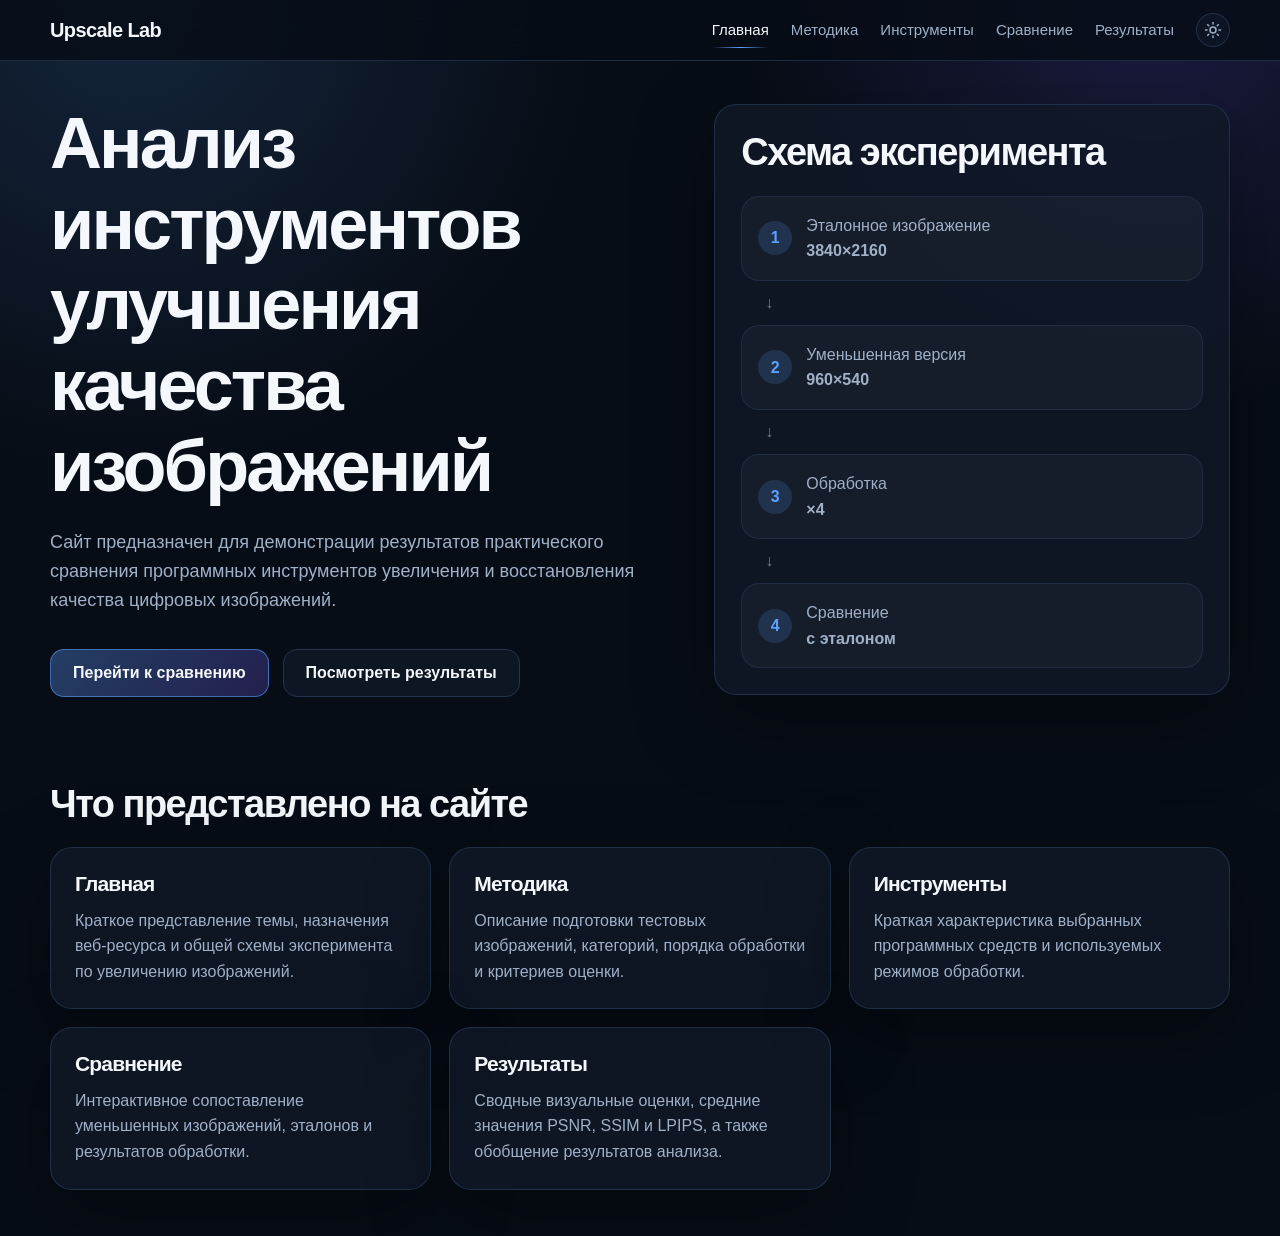
<file: index.html>
<!DOCTYPE html>
<html lang="ru">
<head>
  <meta charset="UTF-8">
  <meta name="viewport" content="width=device-width, initial-scale=1.0">
  <title>Upscale Lab - Главная</title>
  <link rel="stylesheet" href="css/style.css">
</head>
<body>
<header class="site-header">
  <div class="container header-inner">
    <a href="index.html" class="logo">Upscale Lab</a>
    <nav class="nav">
      <a href="index.html" class="active">Главная</a>
      <a href="methodology.html">Методика</a>
      <a href="tools.html">Инструменты</a>
      <a href="compare.html">Сравнение</a>
      <a href="results.html">Результаты</a>
      <button class="theme-toggle" type="button" aria-label="Переключить тему" data-theme-toggle></button>
    </nav>
  </div>
</header>

<main>
  <section class="hero">
    <div class="container hero-grid">
      <div class="hero-content">
        <h1>Анализ инструментов улучшения качества изображений</h1>
        <p>
          Сайт предназначен для демонстрации результатов практического сравнения
          программных инструментов увеличения и восстановления качества цифровых изображений.
        </p>

        <div class="hero-actions">
          <a href="compare.html" class="btn primary">Перейти к сравнению</a>
          <a href="results.html" class="btn secondary">Посмотреть результаты</a>
        </div>
      </div>

      <div class="hero-card">
        <h2>Схема эксперимента</h2>
        <div class="pipeline">
          <div class="pipeline-item">
            <span>1</span>
            <p>Эталонное изображение<br><b>3840×2160</b></p>
          </div>
          <div class="pipeline-arrow">↓</div>
          <div class="pipeline-item">
            <span>2</span>
            <p>Уменьшенная версия<br><b>960×540</b></p>
          </div>
          <div class="pipeline-arrow">↓</div>
          <div class="pipeline-item">
            <span>3</span>
            <p>Обработка<br><b>×4</b></p>
          </div>
          <div class="pipeline-arrow">↓</div>
          <div class="pipeline-item">
            <span>4</span>
            <p>Сравнение<br><b>с эталоном</b></p>
          </div>
        </div>
      </div>
    </div>
  </section>

  <section class="section">
    <div class="container">
      <div class="section-heading">
        <h2>Что представлено на сайте</h2>
      </div>

      <div class="cards three">
        <a href="index.html" class="card">
          <h3>Главная</h3>
          <p>Краткое представление темы, назначения веб-ресурса и общей схемы эксперимента по увеличению изображений.</p>
        </a>

        <a href="methodology.html" class="card">
          <h3>Методика</h3>
          <p>Описание подготовки тестовых изображений, категорий, порядка обработки и критериев оценки.</p>
        </a>

        <a href="tools.html" class="card">
          <h3>Инструменты</h3>
          <p>Краткая характеристика выбранных программных средств и используемых режимов обработки.</p>
        </a>

        <a href="compare.html" class="card">
          <h3>Сравнение</h3>
          <p>Интерактивное сопоставление уменьшенных изображений, эталонов и результатов обработки.</p>
        </a>

        <a href="results.html" class="card">
          <h3>Результаты</h3>
          <p>Сводные визуальные оценки, средние значения PSNR, SSIM и LPIPS, а также обобщение результатов анализа.</p>
        </a>

      </div>
    </div>
  </section>
</main>
<script src="js/theme.js"></script>
</body>
</html>
</file>
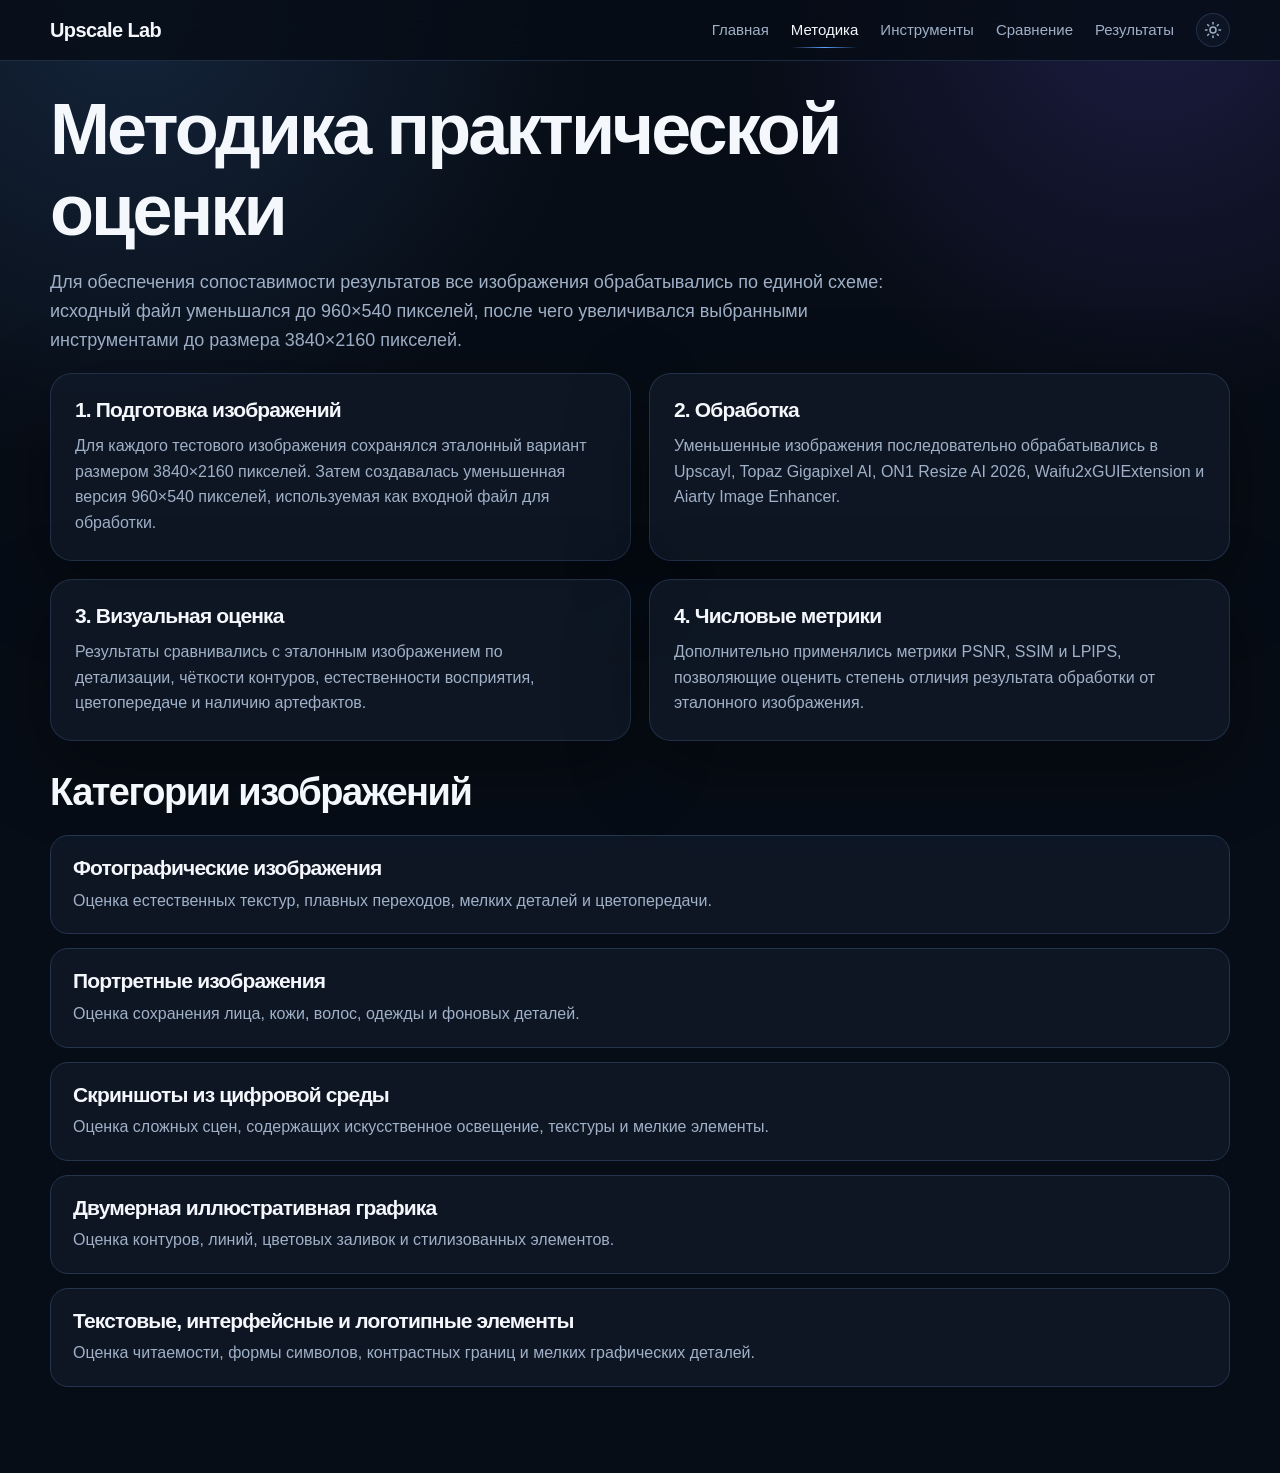
<file: methodology.html>
<!DOCTYPE html>
<html lang="ru">
<head>
  <meta charset="UTF-8">
  <meta name="viewport" content="width=device-width, initial-scale=1.0">
  <title>Upscale Lab - Методика</title>
  <link rel="stylesheet" href="css/style.css">
</head>
<body>
<header class="site-header">
  <div class="container header-inner">
    <a href="index.html" class="logo">Upscale Lab</a>
    <nav class="nav">
      <a href="index.html">Главная</a>
      <a href="methodology.html" class="active">Методика</a>
      <a href="tools.html">Инструменты</a>
      <a href="compare.html">Сравнение</a>
      <a href="results.html">Результаты</a>
      <button class="theme-toggle" type="button" aria-label="Переключить тему" data-theme-toggle></button>
    </nav>
  </div>
</header>

<main class="page">
  <section class="container">
    <div class="page-title">
      <h1>Методика практической оценки</h1>
      <p>
        Для обеспечения сопоставимости результатов все изображения обрабатывались по единой схеме:
        исходный файл уменьшался до 960×540 пикселей, после чего увеличивался выбранными инструментами
        до размера 3840×2160 пикселей.
      </p>
    </div>

    <div class="method-grid">
      <article class="card">
        <h3>1. Подготовка изображений</h3>
        <p>
          Для каждого тестового изображения сохранялся эталонный вариант размером 3840×2160 пикселей.
          Затем создавалась уменьшенная версия 960×540 пикселей, используемая как входной файл для обработки.
        </p>
      </article>

      <article class="card">
        <h3>2. Обработка</h3>
        <p>
          Уменьшенные изображения последовательно обрабатывались в Upscayl, Topaz Gigapixel AI,
          ON1 Resize AI 2026, Waifu2xGUIExtension и Aiarty Image Enhancer.
        </p>
      </article>

      <article class="card">
        <h3>3. Визуальная оценка</h3>
        <p>
          Результаты сравнивались с эталонным изображением по детализации, чёткости контуров,
          естественности восприятия, цветопередаче и наличию артефактов.
        </p>
      </article>

      <article class="card">
        <h3>4. Числовые метрики</h3>
        <p>
          Дополнительно применялись метрики PSNR, SSIM и LPIPS, позволяющие оценить степень отличия результата
          обработки от эталонного изображения.
        </p>
      </article>
    </div>

    <section class="section compact">
      <div class="section-heading">
        <h2>Категории изображений</h2>
      </div>

      <div class="category-list">
        <div class="category-item">
          <h3>Фотографические изображения</h3>
          <p>Оценка естественных текстур, плавных переходов, мелких деталей и цветопередачи.</p>
        </div>
        <div class="category-item">
          <h3>Портретные изображения</h3>
          <p>Оценка сохранения лица, кожи, волос, одежды и фоновых деталей.</p>
        </div>
        <div class="category-item">
          <h3>Скриншоты из цифровой среды</h3>
          <p>Оценка сложных сцен, содержащих искусственное освещение, текстуры и мелкие элементы.</p>
        </div>
        <div class="category-item">
          <h3>Двумерная иллюстративная графика</h3>
          <p>Оценка контуров, линий, цветовых заливок и стилизованных элементов.</p>
        </div>
        <div class="category-item">
          <h3>Текстовые, интерфейсные и логотипные элементы</h3>
          <p>Оценка читаемости, формы символов, контрастных границ и мелких графических деталей.</p>
        </div>
      </div>
    </section>
  </section>
</main>

<script src="js/theme.js"></script>
</body>
</html>
</file>
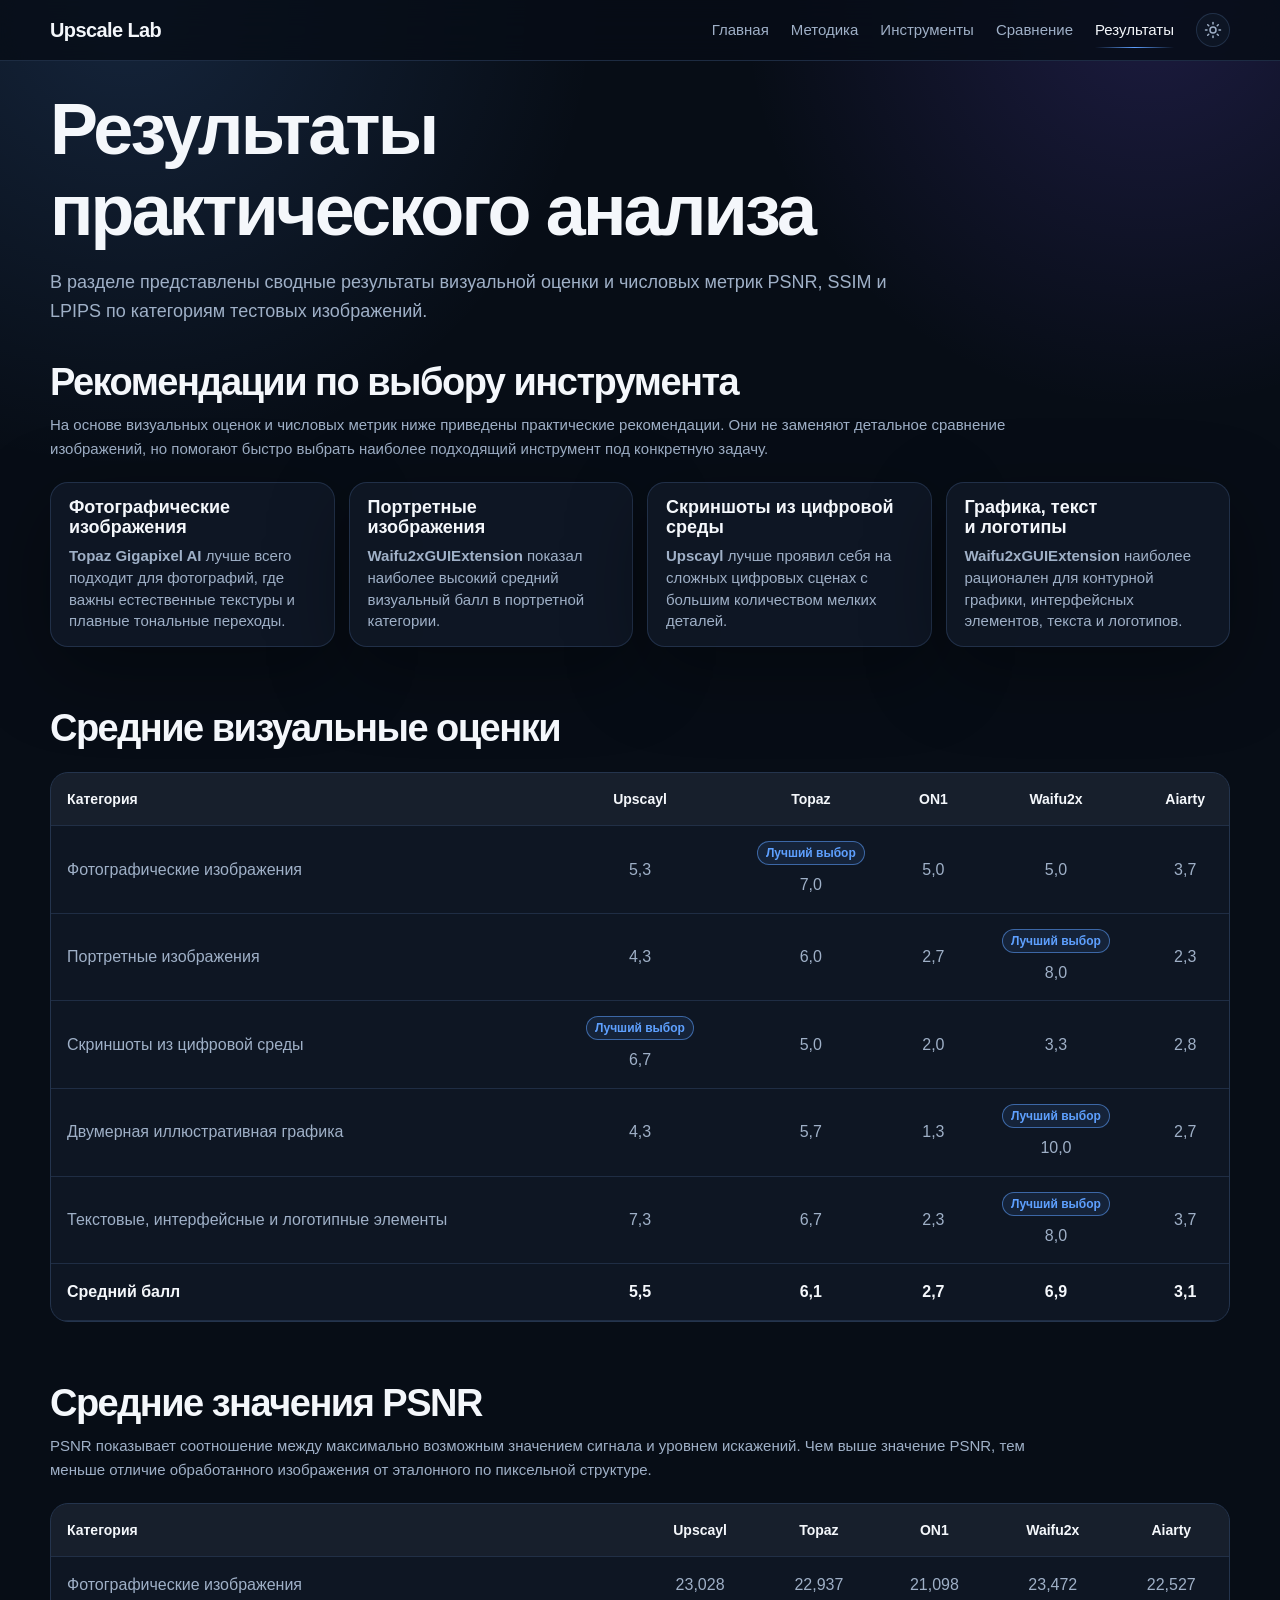
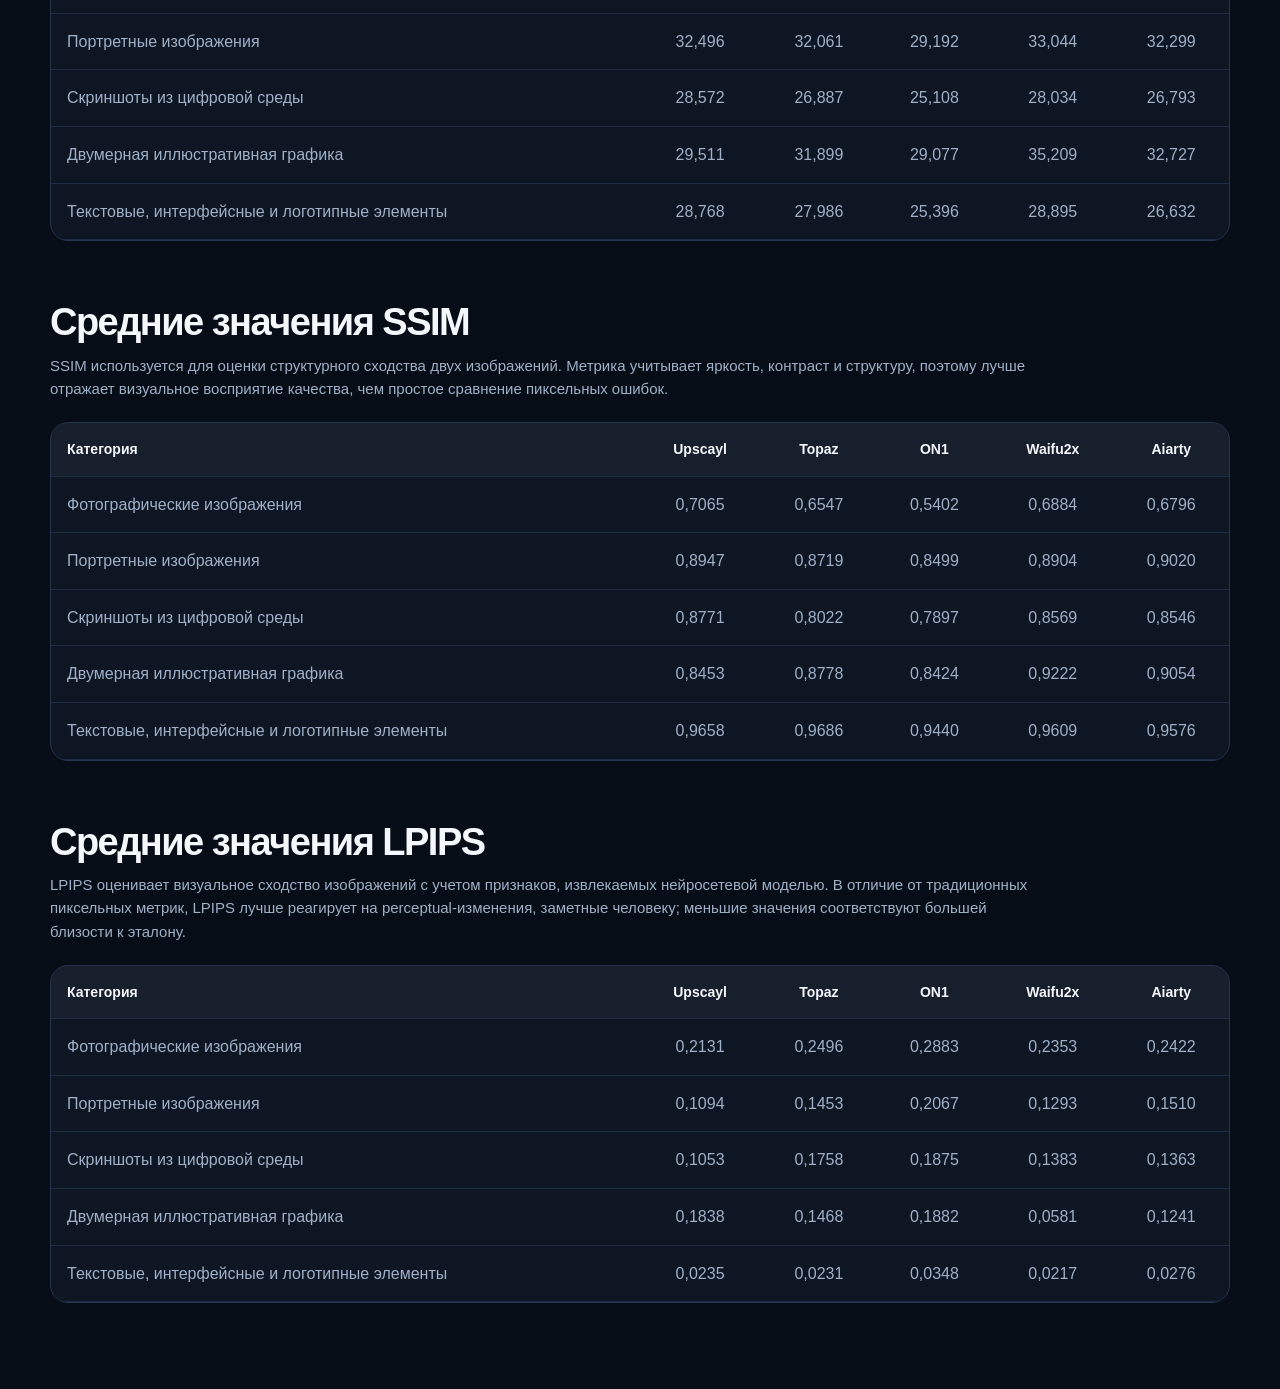
<file: results.html>
<!DOCTYPE html>
<html lang="ru">
<head>
  <meta charset="UTF-8">
  <meta name="viewport" content="width=device-width, initial-scale=1.0">
  <title>Upscale Lab - Результаты</title>
  <link rel="stylesheet" href="css/style.css">
</head>
<body>
<header class="site-header">
  <div class="container header-inner">
    <a href="index.html" class="logo">Upscale Lab</a>
    <nav class="nav">
      <a href="index.html">Главная</a>
      <a href="methodology.html">Методика</a>
      <a href="tools.html">Инструменты</a>
      <a href="compare.html">Сравнение</a>
      <a href="results.html" class="active">Результаты</a>
      <button class="theme-toggle" type="button" aria-label="Переключить тему" data-theme-toggle></button>
    </nav>
  </div>
</header>

<main class="page">
  <section class="container">
    <div class="page-title">
      <h1>Результаты практического анализа</h1>
      <p>
        В разделе представлены сводные результаты визуальной оценки и числовых метрик PSNR, SSIM и LPIPS
        по категориям тестовых изображений.
      </p>
    </div>

    <section class="section compact">
      <div class="section-heading">
        <h2>Рекомендации по выбору инструмента</h2>
        <p class="metric-note">
          На основе визуальных оценок и числовых метрик ниже приведены практические рекомендации. Они не заменяют детальное
          сравнение изображений, но помогают быстро выбрать наиболее подходящий инструмент под конкретную задачу.
        </p>
      </div>

      <div class="recommendation-grid">
        <article class="recommendation-card">
          <h3>Фотографические изображения</h3>
          <p><b>Topaz Gigapixel AI</b> лучше всего подходит для фотографий, где важны естественные текстуры и плавные тональные переходы.</p>
        </article>

        <article class="recommendation-card">
          <h3>Портретные<br>изображения</h3>
          <p><b>Waifu2xGUIExtension</b> показал наиболее высокий средний визуальный балл в портретной категории.</p>
        </article>

        <article class="recommendation-card">
          <h3>Скриншоты из цифровой среды</h3>
          <p><b>Upscayl</b> лучше проявил себя на сложных цифровых сценах с большим количеством мелких деталей.</p>
        </article>

        <article class="recommendation-card">
          <h3>Графика, текст<br>и логотипы</h3>
          <p><b>Waifu2xGUIExtension</b> наиболее рационален для контурной графики, интерфейсных элементов, текста и логотипов.</p>
        </article>
      </div>
    </section>

    <section class="section compact">
      <div class="section-heading">
        <h2>Средние визуальные оценки</h2>
      </div>

      <div class="table-wrap">
        <table>
          <thead>
          <tr>
            <th>Категория</th>
            <th>Upscayl</th>
            <th>Topaz</th>
            <th>ON1</th>
            <th>Waifu2x</th>
            <th>Aiarty</th>
          </tr>
          </thead>
          <tbody>
          <tr>
            <td>Фотографические изображения</td>
            <td>5,3</td>
            <td><span class="score-best">Лучший выбор</span>7,0</td>
            <td>5,0</td>
            <td>5,0</td>
            <td>3,7</td>
          </tr>
          <tr>
            <td>Портретные изображения</td>
            <td>4,3</td>
            <td>6,0</td>
            <td>2,7</td>
            <td><span class="score-best">Лучший выбор</span>8,0</td>
            <td>2,3</td>
          </tr>
          <tr>
            <td>Скриншоты из цифровой среды</td>
            <td><span class="score-best">Лучший выбор</span>6,7</td>
            <td>5,0</td>
            <td>2,0</td>
            <td>3,3</td>
            <td>2,8</td>
          </tr>
          <tr>
            <td>Двумерная иллюстративная графика</td>
            <td>4,3</td>
            <td>5,7</td>
            <td>1,3</td>
            <td><span class="score-best">Лучший выбор</span>10,0</td>
            <td>2,7</td>
          </tr>
          <tr>
            <td>Текстовые, интерфейсные и логотипные элементы</td>
            <td>7,3</td>
            <td>6,7</td>
            <td>2,3</td>
            <td><span class="score-best">Лучший выбор</span>8,0</td>
            <td>3,7</td>
          </tr>
          <tr class="total-row">
            <td>Средний балл</td>
            <td>5,5</td>
            <td>6,1</td>
            <td>2,7</td>
            <td>6,9</td>
            <td>3,1</td>
          </tr>
          </tbody>
        </table>
      </div>
    </section>

    <section class="section compact">
      <div class="section-heading">
        <h2>Средние значения PSNR</h2>
        <p class="metric-note">
          PSNR показывает соотношение между максимально возможным значением сигнала и уровнем искажений. Чем выше значение PSNR,
          тем меньше отличие обработанного изображения от эталонного по пиксельной структуре.
        </p>
      </div>

      <div class="table-wrap">
        <table>
          <thead>
          <tr>
            <th>Категория</th>
            <th>Upscayl</th>
            <th>Topaz</th>
            <th>ON1</th>
            <th>Waifu2x</th>
            <th>Aiarty</th>
          </tr>
          </thead>
          <tbody>
          <tr>
            <td>Фотографические изображения</td>
            <td>23,028</td>
            <td>22,937</td>
            <td>21,098</td>
            <td>23,472</td>
            <td>22,527</td>
          </tr>
          <tr>
            <td>Портретные изображения</td>
            <td>32,496</td>
            <td>32,061</td>
            <td>29,192</td>
            <td>33,044</td>
            <td>32,299</td>
          </tr>
          <tr>
            <td>Скриншоты из цифровой среды</td>
            <td>28,572</td>
            <td>26,887</td>
            <td>25,108</td>
            <td>28,034</td>
            <td>26,793</td>
          </tr>
          <tr>
            <td>Двумерная иллюстративная графика</td>
            <td>29,511</td>
            <td>31,899</td>
            <td>29,077</td>
            <td>35,209</td>
            <td>32,727</td>
          </tr>
          <tr>
            <td>Текстовые, интерфейсные и логотипные элементы</td>
            <td>28,768</td>
            <td>27,986</td>
            <td>25,396</td>
            <td>28,895</td>
            <td>26,632</td>
          </tr>
          </tbody>
        </table>
      </div>
    </section>

    <section class="section compact">
      <div class="section-heading">
        <h2>Средние значения SSIM</h2>
        <p class="metric-note">
          SSIM используется для оценки структурного сходства двух изображений. Метрика учитывает яркость, контраст и структуру,
          поэтому лучше отражает визуальное восприятие качества, чем простое сравнение пиксельных ошибок.
        </p>
      </div>

      <div class="table-wrap">
        <table>
          <thead>
          <tr>
            <th>Категория</th>
            <th>Upscayl</th>
            <th>Topaz</th>
            <th>ON1</th>
            <th>Waifu2x</th>
            <th>Aiarty</th>
          </tr>
          </thead>
          <tbody>
          <tr>
            <td>Фотографические изображения</td>
            <td>0,7065</td>
            <td>0,6547</td>
            <td>0,5402</td>
            <td>0,6884</td>
            <td>0,6796</td>
          </tr>
          <tr>
            <td>Портретные изображения</td>
            <td>0,8947</td>
            <td>0,8719</td>
            <td>0,8499</td>
            <td>0,8904</td>
            <td>0,9020</td>
          </tr>
          <tr>
            <td>Скриншоты из цифровой среды</td>
            <td>0,8771</td>
            <td>0,8022</td>
            <td>0,7897</td>
            <td>0,8569</td>
            <td>0,8546</td>
          </tr>
          <tr>
            <td>Двумерная иллюстративная графика</td>
            <td>0,8453</td>
            <td>0,8778</td>
            <td>0,8424</td>
            <td>0,9222</td>
            <td>0,9054</td>
          </tr>
          <tr>
            <td>Текстовые, интерфейсные и логотипные элементы</td>
            <td>0,9658</td>
            <td>0,9686</td>
            <td>0,9440</td>
            <td>0,9609</td>
            <td>0,9576</td>
          </tr>
          </tbody>
        </table>
      </div>
    </section>

    <section class="section compact">
      <div class="section-heading">
        <h2>Средние значения LPIPS</h2>
        <p class="metric-note">
          LPIPS оценивает визуальное сходство изображений с учетом признаков, извлекаемых нейросетевой моделью. В отличие от
          традиционных пиксельных метрик, LPIPS лучше реагирует на perceptual-изменения, заметные человеку; меньшие значения
          соответствуют большей близости к эталону.
        </p>
      </div>

      <div class="table-wrap">
        <table>
          <thead>
          <tr>
            <th>Категория</th>
            <th>Upscayl</th>
            <th>Topaz</th>
            <th>ON1</th>
            <th>Waifu2x</th>
            <th>Aiarty</th>
          </tr>
          </thead>
          <tbody>
          <tr>
            <td>Фотографические изображения</td>
            <td>0,2131</td>
            <td>0,2496</td>
            <td>0,2883</td>
            <td>0,2353</td>
            <td>0,2422</td>
          </tr>
          <tr>
            <td>Портретные изображения</td>
            <td>0,1094</td>
            <td>0,1453</td>
            <td>0,2067</td>
            <td>0,1293</td>
            <td>0,1510</td>
          </tr>
          <tr>
            <td>Скриншоты из цифровой среды</td>
            <td>0,1053</td>
            <td>0,1758</td>
            <td>0,1875</td>
            <td>0,1383</td>
            <td>0,1363</td>
          </tr>
          <tr>
            <td>Двумерная иллюстративная графика</td>
            <td>0,1838</td>
            <td>0,1468</td>
            <td>0,1882</td>
            <td>0,0581</td>
            <td>0,1241</td>
          </tr>
          <tr>
            <td>Текстовые, интерфейсные и логотипные элементы</td>
            <td>0,0235</td>
            <td>0,0231</td>
            <td>0,0348</td>
            <td>0,0217</td>
            <td>0,0276</td>
          </tr>
          </tbody>
        </table>
      </div>
    </section>

  </section>
</main>

<script src="js/theme.js"></script>
</body>
</html>
</file>
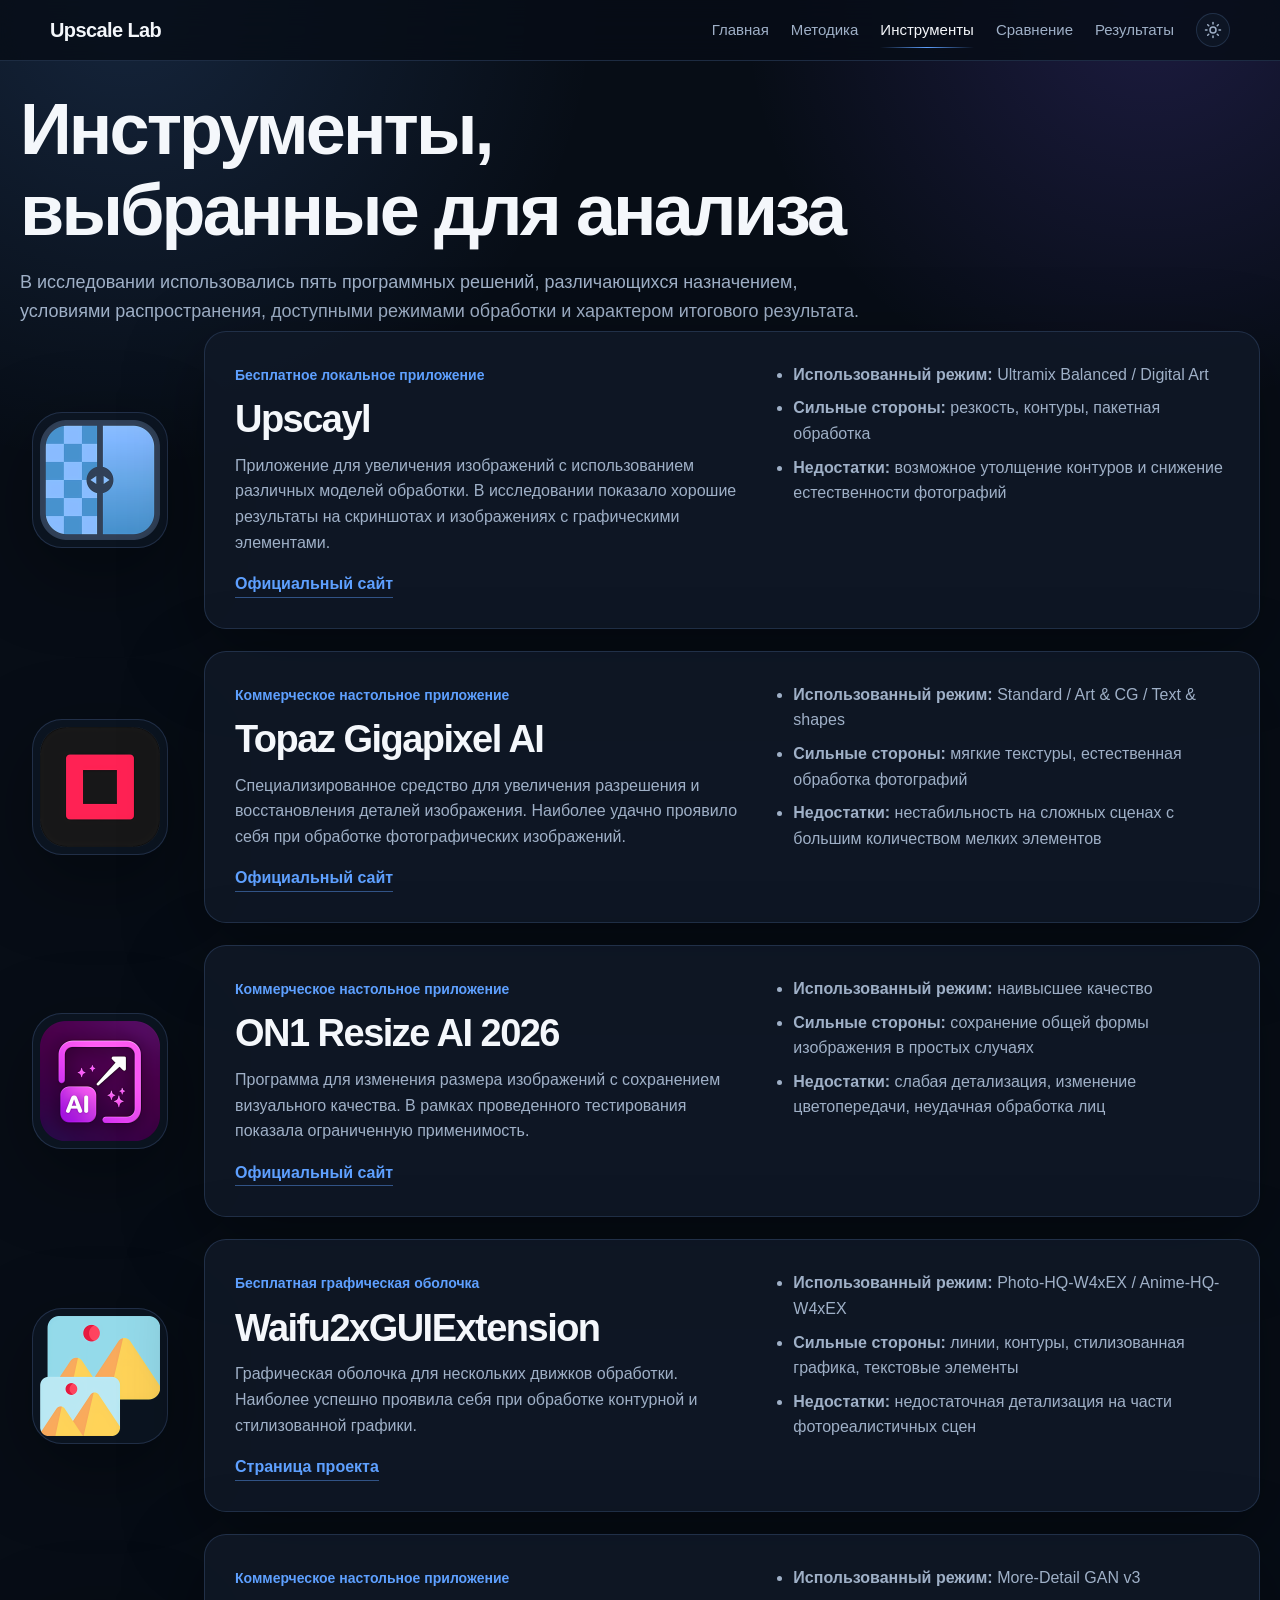
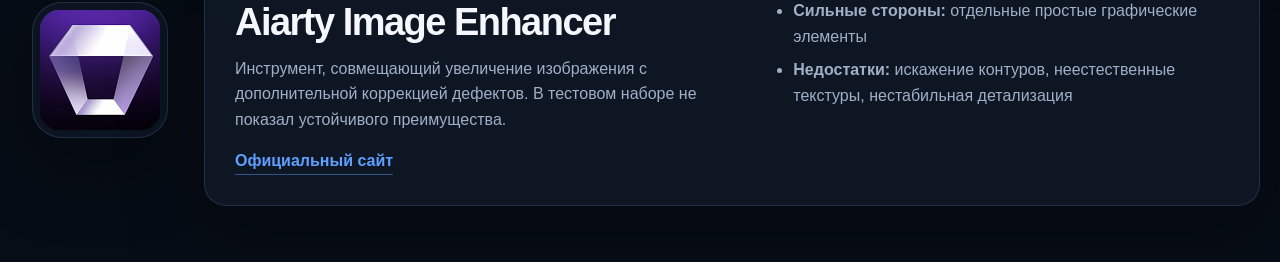
<file: tools.html>
<!DOCTYPE html>
<html lang="ru">
<head>
  <meta charset="UTF-8">
  <meta name="viewport" content="width=device-width, initial-scale=1.0">
  <title>Upscale Lab - Инструменты</title>
  <link rel="stylesheet" href="css/style.css">
</head>
<body>
<header class="site-header">
  <div class="container header-inner">
    <a href="index.html" class="logo">Upscale Lab</a>
    <nav class="nav">
      <a href="index.html">Главная</a>
      <a href="methodology.html">Методика</a>
      <a href="tools.html" class="active">Инструменты</a>
      <a href="compare.html">Сравнение</a>
      <a href="results.html">Результаты</a>
      <button class="theme-toggle" type="button" aria-label="Переключить тему" data-theme-toggle></button>
    </nav>
  </div>
</header>

<main class="page">
  <section class="container tools-container">
    <div class="page-title">
      <h1>Инструменты, выбранные для анализа</h1>
      <p>
        В исследовании использовались пять программных решений, различающихся назначением,
        условиями распространения, доступными режимами обработки и характером итогового результата.
      </p>
    </div>

    <div class="tool-list">
      <div class="tool-entry">
        <a class="tool-logo" href="https://upscayl.org/" target="_blank" rel="noopener" aria-label="Официальный сайт Upscayl">
          <img src="images/logos/upscayl.png" alt="Upscayl">
        </a>
        <article class="tool-card">
        <div>
          <span class="tool-label">Бесплатное локальное приложение</span>
          <h2>Upscayl</h2>
          <p>
            Приложение для увеличения изображений с использованием различных моделей обработки.
            В исследовании показало хорошие результаты на скриншотах и изображениях с графическими элементами.
          </p>
          <a class="tool-link" href="https://upscayl.org/" target="_blank" rel="noopener">Официальный сайт</a>
        </div>
        <ul>
          <li><b>Использованный режим:</b> Ultramix Balanced / Digital Art</li>
          <li><b>Сильные стороны:</b> резкость, контуры, пакетная обработка</li>
          <li><b>Недостатки:</b> возможное утолщение контуров и снижение естественности фотографий</li>
        </ul>
        </article>
      </div>

      <div class="tool-entry">
        <a class="tool-logo" href="https://www.topazlabs.com/topaz-gigapixel" target="_blank" rel="noopener" aria-label="Официальный сайт Topaz Gigapixel AI">
          <img src="images/logos/topaz.png" alt="Topaz Gigapixel AI">
        </a>
        <article class="tool-card">
        <div>
          <span class="tool-label">Коммерческое настольное приложение</span>
          <h2>Topaz Gigapixel AI</h2>
          <p>
            Специализированное средство для увеличения разрешения и восстановления деталей изображения.
            Наиболее удачно проявило себя при обработке фотографических изображений.
          </p>
          <a class="tool-link" href="https://www.topazlabs.com/topaz-gigapixel" target="_blank" rel="noopener">Официальный сайт</a>
        </div>
        <ul>
          <li><b>Использованный режим:</b> Standard / Art & CG / Text & shapes</li>
          <li><b>Сильные стороны:</b> мягкие текстуры, естественная обработка фотографий</li>
          <li><b>Недостатки:</b> нестабильность на сложных сценах с большим количеством мелких элементов</li>
        </ul>
        </article>
      </div>

      <div class="tool-entry">
        <a class="tool-logo" href="https://www.on1.com/products/resize-ai/" target="_blank" rel="noopener" aria-label="Официальный сайт ON1 Resize AI 2026">
          <img src="images/logos/on1.png" alt="ON1 Resize AI 2026">
        </a>
        <article class="tool-card">
        <div>
          <span class="tool-label">Коммерческое настольное приложение</span>
          <h2>ON1 Resize AI 2026</h2>
          <p>
            Программа для изменения размера изображений с сохранением визуального качества.
            В рамках проведенного тестирования показала ограниченную применимость.
          </p>
          <a class="tool-link" href="https://www.on1.com/products/resize-ai/" target="_blank" rel="noopener">Официальный сайт</a>
        </div>
        <ul>
          <li><b>Использованный режим:</b> наивысшее качество</li>
          <li><b>Сильные стороны:</b> сохранение общей формы изображения в простых случаях</li>
          <li><b>Недостатки:</b> слабая детализация, изменение цветопередачи, неудачная обработка лиц</li>
        </ul>
        </article>
      </div>

      <div class="tool-entry">
        <a class="tool-logo" href="https://github.com/AaronFeng753/Waifu2x-Extension-GUI" target="_blank" rel="noopener" aria-label="Страница проекта Waifu2xGUIExtension">
          <img src="images/logos/waifu2x.png" alt="Waifu2xGUIExtension">
        </a>
        <article class="tool-card">
        <div>
          <span class="tool-label">Бесплатная графическая оболочка</span>
          <h2>Waifu2xGUIExtension</h2>
          <p>
            Графическая оболочка для нескольких движков обработки. Наиболее успешно проявила себя
            при обработке контурной и стилизованной графики.
          </p>
          <a class="tool-link" href="https://github.com/AaronFeng753/Waifu2x-Extension-GUI" target="_blank" rel="noopener">Страница проекта</a>
        </div>
        <ul>
          <li><b>Использованный режим:</b> Photo-HQ-W4xEX / Anime-HQ-W4xEX</li>
          <li><b>Сильные стороны:</b> линии, контуры, стилизованная графика, текстовые элементы</li>
          <li><b>Недостатки:</b> недостаточная детализация на части фотореалистичных сцен</li>
        </ul>
        </article>
      </div>

      <div class="tool-entry">
        <a class="tool-logo" href="https://www.aiarty.com/ai-image-enhancer/" target="_blank" rel="noopener" aria-label="Официальный сайт Aiarty Image Enhancer">
          <img src="images/logos/aiarty.png" alt="Aiarty Image Enhancer">
        </a>
        <article class="tool-card">
        <div>
          <span class="tool-label">Коммерческое настольное приложение</span>
          <h2>Aiarty Image Enhancer</h2>
          <p>
            Инструмент, совмещающий увеличение изображения с дополнительной коррекцией дефектов.
            В тестовом наборе не показал устойчивого преимущества.
          </p>
          <a class="tool-link" href="https://www.aiarty.com/ai-image-enhancer/" target="_blank" rel="noopener">Официальный сайт</a>
        </div>
        <ul>
          <li><b>Использованный режим:</b> More-Detail GAN v3</li>
          <li><b>Сильные стороны:</b> отдельные простые графические элементы</li>
          <li><b>Недостатки:</b> искажение контуров, неестественные текстуры, нестабильная детализация</li>
        </ul>
        </article>
      </div>
    </div>
  </section>
</main>

<script src="js/theme.js"></script>
</body>
</html>
</file>
<file: css/style.css>
﻿:root {
  --bg: #070d16;
  --bg-2: #0c1422;
  --panel: #101928;
  --panel-2: #131f31;
  --border: #24344d;
  --text: #f4f7fb;
  --muted: #9fb0c7;
  --muted-2: #6f819b;
  --accent: #5ea0ff;
  --accent-2: #7c5cff;
  --danger: #ff6b6b;
  --radius: 22px;
  --shadow: 0 24px 80px rgba(0, 0, 0, 0.35);
}

html[data-theme="light"] {
  --bg: #f3f7fd;
  --bg-2: #ffffff;
  --panel: #ffffff;
  --panel-2: #eef4fc;
  --border: #cbd8ea;
  --text: #101928;
  --muted: #51647c;
  --muted-2: #718197;
  --accent: #2d7df0;
  --accent-2: #6f5cf6;
  --shadow: 0 22px 70px rgba(34, 62, 102, 0.13);
}

* {
  box-sizing: border-box;
}

html {
  scroll-behavior: smooth;
  min-height: 100%;
  background: var(--bg);
  overflow-y: scroll;
  overflow-x: hidden;
}

body {
  margin: 0;
  min-height: 100vh;
  max-width: 100%;
  overflow-x: hidden;
  font-family: Inter, Arial, sans-serif;
  background:
    radial-gradient(circle at 10% 0%, rgba(94, 160, 255, 0.16), transparent 32%) no-repeat,
    radial-gradient(circle at 90% 0%, rgba(124, 92, 255, 0.18), transparent 28%) no-repeat,
    var(--bg);
  background-attachment: fixed;
  color: var(--text);
  line-height: 1.6;
}

html[data-theme="light"] body {
  background:
    radial-gradient(circle at 8% 0%, rgba(45, 125, 240, 0.16), transparent 32%) no-repeat,
    radial-gradient(circle at 88% 0%, rgba(111, 92, 246, 0.13), transparent 28%) no-repeat,
    var(--bg);
}

a {
  color: inherit;
  text-decoration: none;
}

button,
select,
input {
  font: inherit;
}

button:focus-visible,
select:focus-visible,
input:focus-visible,
a:focus-visible {
  outline: 2px solid rgba(94, 160, 255, 0.75);
  outline-offset: 3px;
}

p {
  margin: 0;
  color: var(--muted);
}

.container {
  width: min(1180px, calc(100% - 40px));
  margin: 0 auto;
}

.narrow {
  width: min(880px, calc(100% - 40px));
}

.site-header {
  position: sticky;
  top: 0;
  z-index: 50;
  background: rgba(7, 13, 22, 0.82);
  backdrop-filter: blur(18px);
  border-bottom: 1px solid rgba(36, 52, 77, 0.8);
}

.header-inner {
  height: 60px;
  display: flex;
  align-items: center;
  justify-content: space-between;
}

.logo {
  font-weight: 800;
  letter-spacing: -0.03em;
  font-size: 20px;
}

.nav {
  display: flex;
  gap: 22px;
  align-items: center;
  color: var(--muted);
  font-size: 15px;
}

.nav a {
  position: relative;
  padding: 8px 0;
  transition: color 0.2s ease;
}

.nav a:hover,
.nav a.active {
  color: var(--text);
}

.nav a::after {
  content: "";
  position: absolute;
  left: 0;
  right: 0;
  bottom: 2px;
  height: 1px;
  background: linear-gradient(90deg, transparent, var(--accent), transparent);
  opacity: 0;
  transform: scaleX(0.45);
  transition: opacity 0.2s ease, transform 0.2s ease;
}

.nav a:hover::after,
.nav a.active::after {
  opacity: 1;
  transform: scaleX(1);
}

.theme-toggle {
  width: 34px;
  height: 34px;
  display: inline-grid;
  place-items: center;
  flex: 0 0 auto;
  color: var(--muted);
  background: rgba(16, 25, 40, 0.72);
  border: 1px solid rgba(36, 52, 77, 0.9);
  border-radius: 50%;
  cursor: pointer;
  transition: transform 0.2s ease, border-color 0.2s ease, background 0.2s ease, color 0.2s ease;
}

.theme-toggle:hover,
.theme-toggle:focus-visible {
  transform: translateY(-1px);
  color: var(--text);
  border-color: rgba(94, 160, 255, 0.75);
  background: rgba(19, 31, 49, 0.92);
}

.theme-toggle svg {
  width: 18px;
  height: 18px;
  fill: none;
  stroke: currentColor;
  stroke-width: 2;
  stroke-linecap: round;
  stroke-linejoin: round;
}

.hero {
  padding: 42px 0 40px;
}

.hero-grid {
  display: grid;
  grid-template-columns: 1.1fr 0.9fr;
  gap: 34px;
  align-items: center;
}

.eyebrow {
  display: inline-block;
  margin-bottom: 14px;
  color: var(--accent);
  font-size: 14px;
  font-weight: 700;
  letter-spacing: 0.04em;
}

h1,
h2,
h3 {
  margin: 0;
  line-height: 1.12;
  letter-spacing: -0.04em;
}

h1 {
  font-size: clamp(40px, 6vw, 72px);
  max-width: 880px;
}

h2 {
  font-size: clamp(26px, 3vw, 38px);
}

h3 {
  font-size: 21px;
}

.hero-content p {
  margin-top: 22px;
  max-width: 760px;
  font-size: 18px;
}

.hero-actions {
  display: flex;
  gap: 14px;
  margin-top: 34px;
}

.btn {
  display: inline-flex;
  align-items: center;
  justify-content: center;
  min-height: 48px;
  padding: 0 22px;
  border-radius: 14px;
  border: 1px solid var(--border);
  font-weight: 700;
  transition: transform 0.2s ease, border-color 0.2s ease, background 0.2s ease;
}

.btn:hover {
  transform: translateY(-2px);
  border-color: var(--accent);
}

.btn.primary {
  background: linear-gradient(135deg, rgba(94, 160, 255, 0.34), rgba(124, 92, 255, 0.24));
  border-color: rgba(94, 160, 255, 0.55);
}

.btn.secondary {
  background: rgba(16, 25, 40, 0.8);
}

.hero-card,
.card,
.content-card,
.compare-panel,
.compare-stage,
.tool-card {
  background: rgba(16, 25, 40, 0.82);
  border: 1px solid rgba(36, 52, 77, 0.9);
  border-radius: var(--radius);
  box-shadow: var(--shadow);
}

.hero-card {
  padding: 26px;
}

.pipeline {
  display: grid;
  gap: 14px;
  margin-top: 22px;
}

.pipeline-item {
  display: flex;
  align-items: center;
  gap: 14px;
  padding: 16px;
  background: rgba(255, 255, 255, 0.03);
  border: 1px solid rgba(36, 52, 77, 0.7);
  border-radius: 18px;
}

.pipeline-item span {
  width: 34px;
  height: 34px;
  display: grid;
  place-items: center;
  border-radius: 50%;
  background: rgba(94, 160, 255, 0.16);
  color: var(--accent);
  font-weight: 800;
}

.pipeline-arrow {
  color: var(--muted-2);
  padding-left: 24px;
  line-height: 1;
}

.section {
  padding: 46px 0;
}

.section.compact {
  padding: 30px 0;
}

.section-heading {
  margin-bottom: 22px;
}

.section-heading h2 {
  margin-top: 0;
}

.metric-note {
  max-width: 980px;
  margin-top: 10px;
  color: var(--muted);
  font-size: 15px;
  line-height: 1.55;
}

.cards {
  display: grid;
  gap: 18px;
}

.cards.three {
  grid-template-columns: repeat(3, 1fr);
}

.card {
  display: block;
  padding: 24px;
  transition: transform 0.2s ease, border-color 0.2s ease, background 0.2s ease;
}

a.card:hover,
a.card:focus-visible {
  transform: translateY(-3px);
  border-color: rgba(94, 160, 255, 0.55);
  background: rgba(19, 31, 49, 0.9);
}

.card h3 {
  margin-bottom: 12px;
}

.card.highlight {
  border-color: rgba(94, 160, 255, 0.35);
}

.recommendation-grid {
  display: grid;
  grid-template-columns: repeat(4, minmax(0, 1fr));
  gap: 14px;
}

.recommendation-card {
  min-width: 0;
  padding: 14px 18px;
  background: rgba(16, 25, 40, 0.82);
  border: 1px solid rgba(36, 52, 77, 0.9);
  border-radius: 18px;
  box-shadow: var(--shadow);
}

.recommendation-card h3 {
  margin: 0 0 8px;
  font-size: 18px;
  letter-spacing: 0;
}

.recommendation-card p {
  font-size: 15px;
  line-height: 1.45;
}

.score-best {
  display: inline-flex;
  width: fit-content;
  align-items: center;
  border: 1px solid rgba(94, 160, 255, 0.55);
  border-radius: 999px;
  color: var(--accent);
  background: rgba(94, 160, 255, 0.1);
  font-size: 12px;
  font-weight: 700;
  line-height: 1;
}

.score-best {
  display: flex;
  margin: 0 auto 7px;
  padding: 5px 8px;
  justify-content: center;
  white-space: nowrap;
}

.page {
  padding: 28px 0 56px;
}

.page-title {
  margin-bottom: 5px;
}

.page-title p {
  margin-top: 18px;
  max-width: 860px;
  font-size: 18px;
}

.help-tooltip {
  position: relative;
  display: inline-flex;
  align-items: center;
  gap: 8px;
  color: var(--muted);
  font-size: 18px;
  font-weight: 500;
}

.help-icon {
  width: 24px;
  height: 24px;
  display: inline-grid;
  place-items: center;
  border: 1px solid rgba(94, 160, 255, 0.75);
  border-radius: 50%;
  color: var(--accent);
  font-size: 14px;
  line-height: 1;
}

.help-bubble {
  display: none;
  position: absolute;
  left: 50%;
  bottom: calc(100% + 12px);
  z-index: 20;
  width: min(500px, calc(100vw - 48px));
  padding: 12px 14px;
  color: var(--muted);
  background: rgba(16, 25, 40, 0.96);
  border: 1px solid rgba(36, 52, 77, 0.9);
  border-radius: 16px;
  box-shadow: var(--shadow);
  font-size: 18px;
  font-weight: 500;
  line-height: 1.42;
  opacity: 0;
  pointer-events: none;
  transform: translate(-50%, 8px);
  transition: opacity 0.2s ease, transform 0.2s ease;
}

.help-bubble::after {
  content: "";
  position: absolute;
  left: 50%;
  top: 100%;
  width: 12px;
  height: 12px;
  background: rgba(16, 25, 40, 0.96);
  border-right: 1px solid rgba(36, 52, 77, 0.9);
  border-bottom: 1px solid rgba(36, 52, 77, 0.9);
  transform: translate(-50%, -6px) rotate(45deg);
}

.help-tooltip:hover .help-bubble,
.help-tooltip:focus-within .help-bubble {
  display: block;
  opacity: 1;
  transform: translate(-50%, 0);
}

.method-grid {
  display: grid;
  grid-template-columns: repeat(2, 1fr);
  gap: 18px;
  margin-top: 18px;
}

.category-list {
  display: grid;
  gap: 14px;
}

.category-item {
  padding: 20px 22px;
  background: rgba(16, 25, 40, 0.78);
  border: 1px solid var(--border);
  border-radius: 18px;
}

.category-item h3 {
  margin-bottom: 8px;
}

.tools-container {
  width: min(1440px, calc(100% - 40px));
}

.tool-list {
  display: grid;
  gap: 22px;
}

.tool-entry {
  display: grid;
  grid-template-columns: 160px minmax(0, 1fr);
  gap: 24px;
  align-items: center;
}

.tool-logo {
  display: grid;
  place-items: center;
  width: 136px;
  height: 136px;
  justify-self: center;
  border: 1px solid rgba(36, 52, 77, 0.9);
  border-radius: 30px;
  background: rgba(16, 25, 40, 0.6);
  box-shadow: var(--shadow);
  transition: transform 0.2s ease, border-color 0.2s ease, background 0.2s ease;
}

.tool-logo:hover,
.tool-logo:focus-visible {
  transform: translateY(-3px);
  border-color: rgba(94, 160, 255, 0.65);
  background: rgba(19, 31, 49, 0.9);
}

.tool-logo img {
  width: 120px;
  height: 120px;
  display: block;
}

.tool-card {
  display: grid;
  grid-template-columns: minmax(0, 1fr) minmax(360px, 0.9fr);
  gap: 32px;
  padding: 30px;
}

.tool-card p {
  margin-top: 12px;
}

.tool-link {
  display: inline-flex;
  align-items: center;
  margin-top: 16px;
  color: var(--accent);
  font-weight: 700;
  border-bottom: 1px solid rgba(94, 160, 255, 0.45);
  transition: color 0.2s ease, border-color 0.2s ease;
}

.tool-link:hover,
.tool-link:focus-visible {
  color: var(--text);
  border-color: var(--text);
}

.tool-card ul {
  margin: 0;
  padding-left: 20px;
  color: var(--muted);
}

.tool-card li + li {
  margin-top: 8px;
}

.tool-label {
  display: inline-flex;
  margin-bottom: 12px;
  color: var(--accent);
  font-size: 14px;
  font-weight: 700;
}

.compare-container {
  width: min(1920px, calc(100% - 32px));
  max-width: 100%;
  overflow-x: hidden;
}

.compare-container .page-title {
  margin-bottom: -5px;
}

.compare-container .page-title h1 {
  max-width: 880px;
}

.compare-container .page-title p {
  margin-top: 14px;
}

.compare-topbar {
  display: grid;
  grid-template-columns: 300px minmax(0, 1fr) 300px;
  gap: 22px;
  align-items: center;
  margin: -12px 0 18px;
  max-width: 100%;
}

.compare-topbar .help-tooltip {
  grid-column: 2;
  justify-self: end;
}

.compare-layout {
  display: grid;
  grid-template-columns: 300px minmax(0, 1fr) 300px;
  gap: 22px;
  align-items: stretch;
  max-width: 100%;
}

.compare-panel {
  padding: 16px;
  min-width: 0;
  max-width: 100%;
}

.image-browser {
  display: grid;
  gap: 16px;
  margin-bottom: 22px;
}

.image-group h3 {
  margin: 0 0 10px;
  color: var(--text);
  font-size: 16px;
  letter-spacing: 0;
}

.image-thumb-grid {
  display: grid;
  grid-template-columns: repeat(3, minmax(0, 1fr));
  gap: 8px;
}

.image-thumb {
  display: block;
  padding: 0;
  min-width: 0;
  max-width: 100%;
  color: var(--muted);
  background: transparent;
  border: 1px solid rgba(36, 52, 77, 0.8);
  border-radius: 12px;
  cursor: pointer;
  text-align: left;
  transition: transform 0.2s ease, border-color 0.2s ease, background 0.2s ease;
}

.image-thumb:hover,
.image-thumb:focus-visible,
.image-thumb.active {
  transform: translateY(-2px);
  border-color: rgba(94, 160, 255, 0.75);
  background: transparent;
}

.image-thumb img {
  width: 100%;
  aspect-ratio: 16 / 9;
  object-fit: cover;
  border-radius: 11px;
  background: #030812;
  display: block;
}

.compare-panel label {
  display: block;
  margin: 16px 0 8px;
  color: var(--muted);
  font-size: 14px;
}

.compare-panel label:first-child {
  margin-top: 0;
}

select {
  width: 100%;
  min-height: 46px;
  padding: 0 14px;
  color: var(--text);
  background: #0b1220;
  border: 1px solid var(--border);
  border-radius: 14px;
  outline: none;
}

select:focus {
  border-color: var(--accent);
}

.info-box {
  margin-top: 18px;
  padding: 16px;
  background: rgba(255, 255, 255, 0.03);
  border: 1px solid rgba(36, 52, 77, 0.75);
  border-radius: 16px;
}

.info-box span {
  display: block;
  margin-bottom: 8px;
  color: var(--text);
  font-weight: 700;
}

.info-box.small p {
  font-size: 14px;
  white-space: pre-line;
}

.left-side-picker {
  margin-top: 18px;
}

.left-side-picker h3 {
  margin: 0 0 12px;
  color: var(--text);
  font-size: 16px;
  letter-spacing: 0;
}

.left-choice-list {
  display: grid;
  gap: 10px;
}

.left-choice {
  width: 100%;
  min-width: 0;
  min-height: 52px;
  padding: 10px 14px;
  color: var(--text);
  text-align: left;
  background: rgba(255, 255, 255, 0.03);
  border: 1px solid rgba(36, 52, 77, 0.8);
  border-radius: 14px;
  cursor: pointer;
  transition: transform 0.2s ease, border-color 0.2s ease, background 0.2s ease;
}

.left-choice:hover,
.left-choice:focus-visible,
.left-choice.active {
  transform: translateY(-2px);
  border-color: rgba(94, 160, 255, 0.75);
  background: rgba(94, 160, 255, 0.1);
}

.left-tool-picker {
  margin-top: 18px;
}

[hidden] {
  display: none !important;
}

.tool-panel {
  grid-column: 3;
  grid-row: 1;
  display: grid;
  gap: 14px;
}

.tool-browser h3 {
  margin: 0 0 12px;
  color: var(--text);
  font-size: 16px;
  letter-spacing: 0;
}

.tool-choice-list {
  display: grid;
  gap: 10px;
}

.tool-choice {
  display: grid;
  grid-template-columns: 40px minmax(0, 1fr);
  gap: 12px;
  align-items: center;
  width: 100%;
  min-width: 0;
  min-height: 62px;
  padding: 10px;
  color: var(--text);
  text-align: left;
  background: rgba(255, 255, 255, 0.03);
  border: 1px solid rgba(36, 52, 77, 0.8);
  border-radius: 14px;
  cursor: pointer;
  transition: transform 0.2s ease, border-color 0.2s ease, background 0.2s ease;
}

.tool-choice:hover,
.tool-choice:focus-visible,
.tool-choice.active {
  transform: translateY(-2px);
  border-color: rgba(94, 160, 255, 0.75);
  background: rgba(94, 160, 255, 0.1);
}

.tool-choice img {
  width: 40px;
  height: 40px;
  object-fit: contain;
  border-radius: 10px;
}

.tool-choice span {
  font: inherit;
  font-size: 14px;
  font-weight: 600;
  line-height: 1.25;
  overflow-wrap: anywhere;
}

@media (min-width: 981px) {
  .compare-stage,
  .tool-panel {
    align-self: start;
  }

  .compare-layout > .compare-panel:first-child {
    display: flex;
    flex-direction: column;
  }

  .compare-layout > .compare-panel:first-child .left-side-picker {
    margin-top: auto;
  }

  .tool-panel {
    display: flex;
    flex-direction: column;
  }

  .tool-panel .info-box {
    margin-top: auto;
  }
}

.compare-stage {
  grid-column: 2;
  position: relative;
  padding: 16px;
  min-width: 0;
  max-width: 100%;
}

.compare-header {
  position: relative;
  display: flex;
  align-items: center;
  justify-content: space-between;
  gap: 12px;
  margin-bottom: 12px;
  color: var(--muted);
  font-size: 14px;
}

.compare-header span {
  width: fit-content;
  padding: 8px 12px;
  border: 1px solid var(--border);
  border-radius: 999px;
  background: rgba(255, 255, 255, 0.03);
  overflow-wrap: anywhere;
}

.compare-header span:last-child {
  justify-self: end;
}

.zoom-control {
  position: absolute;
  left: 50%;
  display: grid;
  grid-template-columns: 18px minmax(0, 1fr) 18px;
  align-items: center;
  column-gap: 7px;
  width: 226px;
  height: 34px;
  padding: 0 12px;
  border: 1px solid rgba(36, 52, 77, 0.9);
  border-radius: 999px;
  background: rgba(3, 8, 18, 0.55);
  transform: translateX(-50%);
}

.zoom-icon {
  width: 18px;
  height: 18px;
  fill: none;
  stroke: var(--accent);
  stroke-width: 2;
  stroke-linecap: round;
  stroke-linejoin: round;
}

.zoom-control input {
  width: 100%;
  height: 16px;
  margin-left: 0px;
  margin-right: 0;
  appearance: none;
  background: transparent;
  cursor: pointer;
}

.zoom-control input::-webkit-slider-runnable-track {
  height: 4px;
  border-radius: 999px;
  background: rgba(94, 160, 255, 0.45);
}

.zoom-control input::-webkit-slider-thumb {
  width: 16px;
  height: 16px;
  margin-top: -6px;
  appearance: none;
  border: 2px solid rgba(244, 247, 251, 0.95);
  border-radius: 50%;
  background: var(--accent);
}

.zoom-control input::-moz-range-track {
  height: 4px;
  border-radius: 999px;
  background: rgba(94, 160, 255, 0.45);
}

.zoom-control input::-moz-range-thumb {
  width: 14px;
  height: 14px;
  border: 2px solid rgba(244, 247, 251, 0.95);
  border-radius: 50%;
  background: var(--accent);
}

.compare-actions {
  position: absolute;
  right: 14px;
  bottom: -36px;
  z-index: 3;
  display: flex;
  justify-content: flex-end;
  margin: 0;
  padding: 0;
}

.reset-button {
  display: inline-flex;
  align-items: center;
  gap: 8px;
  padding: 0;
  border: 0;
  background: transparent;
  color: var(--muted);
  font: inherit;
  font-size: 16px;
  font-weight: 500;
  cursor: pointer;
  transition: color 0.2s ease;
}

.reset-button:hover,
.reset-button:focus-visible {
  color: var(--text);
}

.reset-button svg {
  width: 24px;
  height: 24px;
  fill: none;
  stroke: var(--accent);
  stroke-width: 1;
  stroke-linecap: round;
  stroke-linejoin: round;
}

.image-compare {
  --slider-position: 50%;
  --compare-zoom: 1;
  --pan-x: 0px;
  --pan-y: 0px;
  position: relative;
  overflow: hidden;
  width: 100%;
  aspect-ratio: 16 / 9;
  min-height: 720px;
  border-radius: 18px;
  background: #030812;
  border: 1px solid var(--border);
  user-select: none;
  touch-action: none;
  cursor: grab;
}

.image-compare.is-sliding {
  cursor: ew-resize;
}

.image-compare.is-panning {
  cursor: grabbing;
}

.compare-img {
  position: absolute;
  top: 50%;
  left: 50%;
  width: calc(100% * var(--compare-zoom));
  height: calc(100% * var(--compare-zoom));
  object-fit: cover;
  background: #030812;
  pointer-events: none;
  transform: translate(calc(-50% + var(--pan-x)), calc(-50% + var(--pan-y)));
}

.overview-section {
  margin-top: 70px;
}

.overview-heading {
  max-width: 920px;
  margin-bottom: 18px;
}

.overview-heading h2 {
  font-size: clamp(30px, 3.4vw, 46px);
}

.overview-heading p {
  margin-top: 10px;
  font-size: 17px;
}

.overview-grid {
  --compare-zoom: 1;
  --pan-x: 0px;
  --pan-y: 0px;
  display: grid;
  grid-template-columns: repeat(4, minmax(0, 1fr));
  gap: 14px;
}

.overview-card {
  display: flex;
  flex-direction: column;
  overflow: hidden;
  min-width: 0;
  background: rgba(16, 25, 40, 0.82);
  border: 1px solid rgba(36, 52, 77, 0.9);
  border-radius: var(--radius);
  box-shadow: var(--shadow);
}

.overview-card h3 {
  padding: 10px 12px 9px;
  color: var(--text);
  font-size: 14px;
  letter-spacing: 0;
}

.overview-image {
  position: relative;
  flex: 1;
  overflow: hidden;
  width: 100%;
  aspect-ratio: 16 / 9;
  min-height: 190px;
  background: #030812;
  border-top: 1px solid rgba(36, 52, 77, 0.9);
  cursor: grab;
  user-select: none;
  touch-action: none;
}

.overview-image.is-panning {
  cursor: grabbing;
}

.overview-image img {
  position: absolute;
  top: 50%;
  left: 50%;
  width: calc(100% * var(--compare-zoom));
  height: calc(100% * var(--compare-zoom));
  min-width: 100%;
  min-height: 100%;
  display: block;
  object-fit: cover;
  pointer-events: none;
  transform: translate(calc(-50% + var(--pan-x)), calc(-50% + var(--pan-y)));
}

.compare-left {
  position: absolute;
  inset: 0;
  width: 100%;
  overflow: hidden;
  clip-path: inset(0 calc(100% - var(--slider-position)) 0 0);
}

.compare-handle {
  --handle-size: 42px;
  --handle-gap: 0px;
  position: absolute;
  top: 0;
  bottom: 0;
  left: var(--slider-position);
  width: 0;
  pointer-events: none;
}

.compare-handle::before {
  content: "";
  position: absolute;
  top: 0;
  bottom: 0;
  left: 50%;
  width: 3px;
  background:
    linear-gradient(
      to bottom,
      var(--accent) 0,
      var(--accent) calc(50% - (var(--handle-size) / 2) - var(--handle-gap)),
      transparent calc(50% - (var(--handle-size) / 2) - var(--handle-gap)),
      transparent calc(50% + (var(--handle-size) / 2) + var(--handle-gap)),
      var(--accent) calc(50% + (var(--handle-size) / 2) + var(--handle-gap)),
      var(--accent) 100%
    );
  transform: translateX(-50%);
}

.compare-handle span {
  position: absolute;
  top: 50%;
  left: 50%;
  width: var(--handle-size);
  height: var(--handle-size);
  border-radius: 50%;
  background: rgba(7, 13, 22, 0.9);
  border: 1px solid rgba(94, 160, 255, 0.8);
  box-shadow: 0 0 0 8px rgba(94, 160, 255, 0.12);
  transform: translate(-50%, -50%);
}

.compare-handle span::before {
  content: "↔";
  display: grid;
  place-items: center;
  width: 100%;
  height: 100%;
  color: var(--text);
  font-size: 18px;
}

.table-wrap {
  overflow-x: auto;
  border: 1px solid var(--border);
  border-radius: 18px;
  background: rgba(16, 25, 40, 0.76);
}

table {
  width: 100%;
  border-collapse: collapse;
  min-width: 760px;
}

th,
td {
  padding: 15px 16px;
  border-bottom: 1px solid rgba(36, 52, 77, 0.8);
  text-align: left;
}

td:not(:first-child),
th:not(:first-child) {
  text-align: center;
}

th {
  color: var(--text);
  background: rgba(255, 255, 255, 0.04);
  font-size: 14px;
}

tbody tr:hover {
  background: rgba(94, 160, 255, 0.06);
}

td {
  color: var(--muted);
}

.total-row td {
  color: var(--text);
  font-weight: 800;
}

.content-card {
  padding: 30px;
}

.content-card h2 {
  margin-top: 26px;
  margin-bottom: 12px;
  font-size: 28px;
}

.content-card h2:first-child {
  margin-top: 0;
}

html[data-theme="light"] .site-header {
  background: rgba(255, 255, 255, 0.82);
  border-bottom-color: rgba(203, 216, 234, 0.9);
}

html[data-theme="light"] .hero-card,
html[data-theme="light"] .card,
html[data-theme="light"] .recommendation-card,
html[data-theme="light"] .content-card,
html[data-theme="light"] .compare-panel,
html[data-theme="light"] .compare-stage,
html[data-theme="light"] .tool-card,
html[data-theme="light"] .overview-card {
  background: rgba(255, 255, 255, 0.86);
  border-color: rgba(203, 216, 234, 0.95);
}

html[data-theme="light"] .btn.secondary,
html[data-theme="light"] .pipeline-item,
html[data-theme="light"] .category-item,
html[data-theme="light"] .info-box,
html[data-theme="light"] .left-choice,
html[data-theme="light"] .tool-choice,
html[data-theme="light"] .compare-header span,
html[data-theme="light"] .table-wrap {
  background: rgba(255, 255, 255, 0.72);
  border-color: rgba(203, 216, 234, 0.95);
}

html[data-theme="light"] .btn.primary {
  background: linear-gradient(135deg, rgba(45, 125, 240, 0.18), rgba(111, 92, 246, 0.12));
  border-color: rgba(45, 125, 240, 0.38);
}

html[data-theme="light"] a.card:hover,
html[data-theme="light"] a.card:focus-visible,
html[data-theme="light"] .tool-logo:hover,
html[data-theme="light"] .tool-logo:focus-visible {
  background: rgba(255, 255, 255, 0.96);
}

html[data-theme="light"] .theme-toggle {
  background: rgba(255, 255, 255, 0.82);
  border-color: rgba(45, 125, 240, 0.28);
}

html[data-theme="light"] .theme-toggle:hover,
html[data-theme="light"] .theme-toggle:focus-visible {
  background: #ffffff;
}

html[data-theme="light"] .help-bubble,
html[data-theme="light"] .help-bubble::after {
  background: rgba(255, 255, 255, 0.96);
  border-color: rgba(203, 216, 234, 0.95);
}

html[data-theme="light"] .tool-logo {
  background: rgba(255, 255, 255, 0.72);
  border-color: rgba(203, 216, 234, 0.95);
}

html[data-theme="light"] .tool-card ul {
  color: var(--muted);
}

html[data-theme="light"] .image-thumb {
  border-color: rgba(203, 216, 234, 0.9);
}

html[data-theme="light"] .image-thumb:hover,
html[data-theme="light"] .image-thumb:focus-visible,
html[data-theme="light"] .image-thumb.active,
html[data-theme="light"] .left-choice:hover,
html[data-theme="light"] .left-choice:focus-visible,
html[data-theme="light"] .left-choice.active,
html[data-theme="light"] .tool-choice:hover,
html[data-theme="light"] .tool-choice:focus-visible,
html[data-theme="light"] .tool-choice.active {
  background: rgba(45, 125, 240, 0.08);
  border-color: rgba(45, 125, 240, 0.55);
}

html[data-theme="light"] select {
  color: var(--text);
  background: rgba(255, 255, 255, 0.9);
}

html[data-theme="light"] .zoom-control {
  background: rgba(255, 255, 255, 0.78);
  border-color: rgba(203, 216, 234, 0.95);
}

html[data-theme="light"] .image-compare,
html[data-theme="light"] .overview-image,
html[data-theme="light"] .compare-img,
html[data-theme="light"] .image-thumb img {
  background: #e7eef8;
}

html[data-theme="light"] .compare-handle span {
  background: rgba(255, 255, 255, 0.92);
}

html[data-theme="light"] th {
  background: rgba(45, 125, 240, 0.08);
}

html[data-theme="light"] td {
  border-bottom-color: rgba(203, 216, 234, 0.86);
}

html[data-theme="light"] tbody tr:hover,
html[data-theme="light"] .total-row td {
  background: rgba(45, 125, 240, 0.07);
}

@media (max-width: 980px) {
  .hero-grid,
  .compare-topbar,
  .compare-layout,
  .tool-entry,
  .tool-card,
  .method-grid,
  .cards.three {
    grid-template-columns: 1fr;
  }

  .tool-logo {
    justify-self: start;
  }

  .overview-grid {
    grid-template-columns: repeat(2, minmax(0, 1fr));
  }

  .recommendation-grid {
    grid-template-columns: repeat(2, minmax(0, 1fr));
  }

  .overview-image {
    min-height: 210px;
  }

  .compare-topbar .help-tooltip {
    grid-column: 1;
    justify-self: end;
  }

  .compare-topbar .help-bubble {
    right: 0;
    left: auto;
    width: min(380px, calc(100vw - 32px));
    transform: translateY(8px);
  }

  .compare-topbar .help-tooltip:hover .help-bubble,
  .compare-topbar .help-tooltip:focus-within .help-bubble {
    transform: translateY(0);
  }

  .compare-stage,
  .compare-actions,
  .tool-panel {
    grid-column: auto;
    grid-row: auto;
  }

  .header-inner {
    height: auto;
    padding: 10px 0;
    align-items: flex-start;
    gap: 16px;
    flex-direction: column;
  }

  .nav {
    flex-wrap: wrap;
    gap: 12px 18px;
  }

  .image-compare {
    min-height: 420px;
  }
}

@media (max-width: 560px) {
  .container,
  .narrow {
    width: min(100% - 24px, 1180px);
  }

  .header-inner {
    gap: 8px;
    padding: 8px 0;
  }

  .logo {
    font-size: 18px;
  }

  .nav {
    width: 100%;
    display: grid;
    grid-template-columns: repeat(5, max-content) 28px;
    justify-content: space-between;
    flex-wrap: nowrap;
    gap: 0;
    font-size: clamp(8.5px, 2.35vw, 10px);
    white-space: nowrap;
  }

  .nav a {
    padding: 4px 0;
  }

  .theme-toggle {
    width: 28px;
    height: 28px;
  }

  .theme-toggle svg {
    width: 15px;
    height: 15px;
  }

  .compare-container {
    width: min(1920px, calc(100% - 20px));
  }

  .compare-topbar .help-tooltip {
    gap: 6px;
    font-size: 14px;
  }

  .compare-topbar .help-icon {
    width: 20px;
    height: 20px;
    font-size: 12px;
  }

  .compare-topbar .help-bubble {
    width: min(280px, calc(100vw - 36px));
    padding: 9px 11px;
    border-radius: 12px;
    font-size: 11px;
    line-height: 1.32;
  }

  .compare-panel {
    padding: 14px;
  }

  .hero {
    padding-top: 28px;
  }

  .hero-actions {
    flex-direction: column;
  }

  h1 {
    font-size: 38px;
  }

  .compare-stage {
    padding: 12px;
    margin-bottom: 78px;
  }

  .compare-actions {
    right: 6px;
    bottom: -56px;
  }

  .reset-button {
    gap: 6px;
    font-size: 14px;
  }

  .reset-button svg {
    width: 21px;
    height: 21px;
  }

  .image-thumb-grid {
    grid-template-columns: repeat(3, minmax(0, 1fr));
    gap: 6px;
  }

  .image-thumb {
    border-radius: 10px;
  }

  .image-thumb img {
    border-radius: 9px;
  }

  .tool-entry {
    gap: 14px;
  }

  .tool-logo {
    width: 112px;
    height: 112px;
  }

  .tool-logo img {
    width: 86px;
    height: 86px;
  }

  .tool-card {
    padding: 22px;
  }

  .compare-header {
    display: grid;
    grid-template-columns: 1fr 1fr;
    gap: 8px;
    padding-top: 42px;
  }

  .compare-header span {
    max-width: 100%;
    padding: 5px 8px;
    font-size: 11px;
    line-height: 1.2;
  }

  .compare-header span:first-child {
    justify-self: start;
    text-align: left;
  }

  .compare-header span:last-child {
    justify-self: end;
    text-align: right;
  }

  .zoom-control {
    top: 0;
    width: min(210px, 100%);
  }

  .image-compare {
    min-height: 280px;
    border-radius: 14px;
  }

  .overview-section {
    margin-top: 48px;
  }

  .recommendation-grid {
    grid-template-columns: 1fr;
  }

  .score-best {
    font-size: 10px;
    padding: 4px 6px;
  }

  .overview-heading h2 {
    font-size: 32px;
  }

  .overview-card {
    align-self: start;
  }

  .overview-card h3 {
    min-height: 64px;
    display: flex;
    align-items: center;
  }

  .overview-image {
    flex: none;
    min-height: 180px;
  }
}
</file>
